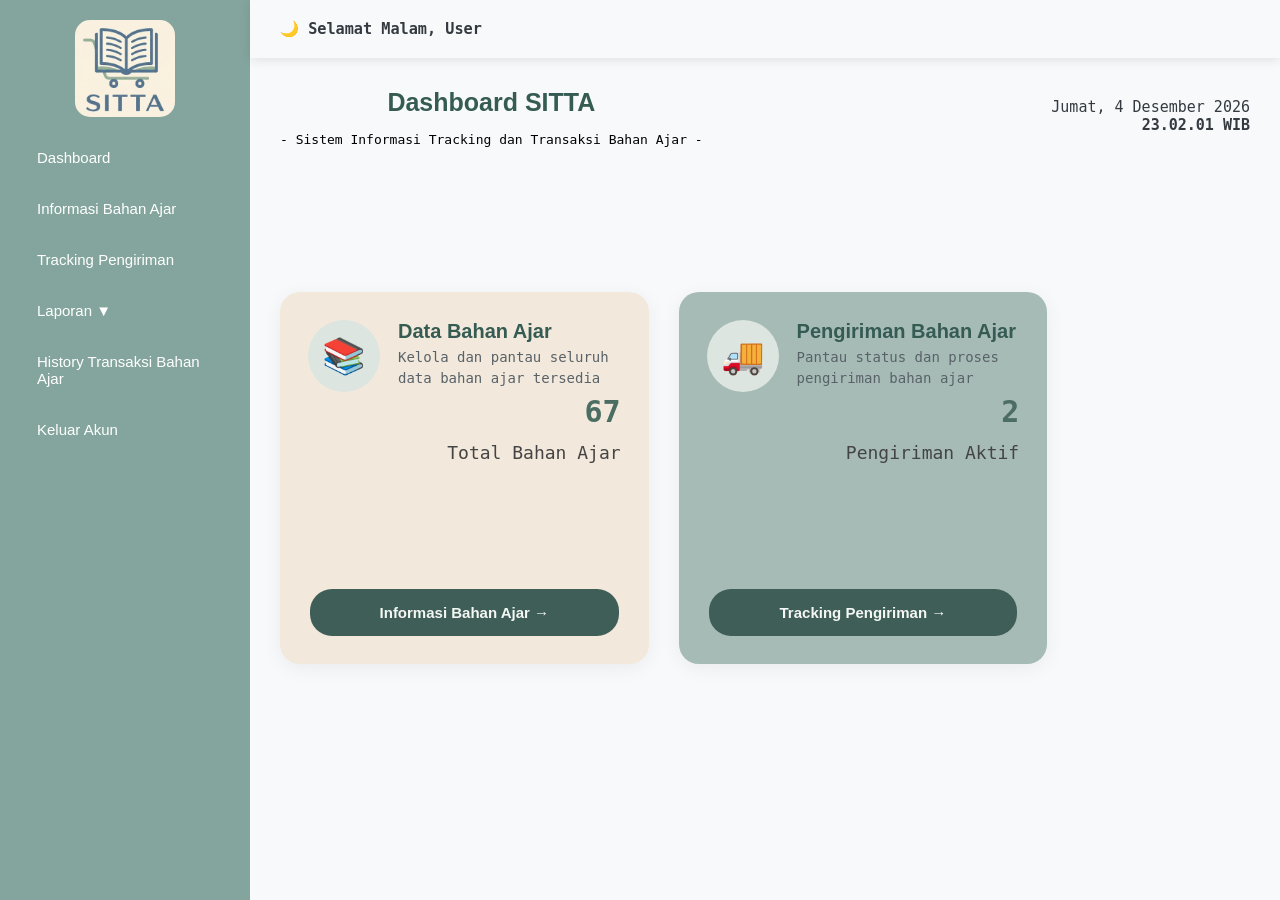
<file: dashboard.html>
<!doctype html>
<html lang="en">
  <head>
    <meta charset="UTF-8" />
    <meta name="viewport" content="width=device-width, initial-scale=1.0" />
    <title>Dashboard</title>
    <link rel="stylesheet" href="css/main.css" />
  </head>

  <body>
    <div class="sidebar">
      <img src="img/logo SITTA.png" class="logo" />

      <a href="dashboard.html">Dashboard</a>

      <a href="stok.html"> Informasi Bahan Ajar </a>

      <a href="tracking.html"> Tracking Pengiriman </a>

      <div class="menu-dropdown">
        <a href="#"> Laporan ▼ </a>

        <div class="dropdown">
          <a href="monitoring.html"> Monitoring Progress DO Bahan Ajar </a>

          <a href="rekapba.html"> Rekap Bahan Ajar </a>
        </div>
      </div>

      <a href="transaksi.html"> History Transaksi Bahan Ajar </a>
      <a href="#" onclick="logout()">Keluar Akun</a>
    </div>

    <div class="main">
      <div class="navbar">
        <h3 id="greeting" class="greeting" style="font-family: monospace"></h3>
      </div>
      <div class="content dashboard-page">
      <div class="dashboard-header">

        <div class="title-wrapper">
          <h6 class="title-section">Dashboard SITTA</h6>
          <span style="font-family: monospace;">
            - Sistem Informasi Tracking dan
            Transaksi Bahan Ajar -
          </span>
        </div>

        <div class="date-box">
          <span id="current-date">
          </span>
          <strong id="current-time">
          </strong>
        </div>

      </div>
      <div class="dashboard-cards">

        <div class="dashboard-card utama">

          <div class="card-top">

            <div class="icon-circle">
              📚
            </div>

            <div>
              <h3>
                Data Bahan Ajar
              </h3>

              <p>
                Kelola dan pantau seluruh
                data bahan ajar tersedia
              </p>
            </div>

          </div>

          <div class="card-body">

            <div>
              <h2 id="total-stok">
                0
              </h2>

              <span>
                Total Bahan Ajar
              </span>
            </div>

          </div>

          <button class="dashboard-btn" onclick="location.href='stok.html'">

            <strong class="tombol"> Informasi Bahan Ajar  → </strong>

          </button>

        </div>

        <div class="dashboard-card pengiriman">

          <div class="card-top">

            <div class="icon-circle">
              🚚
            </div>

            <div>
              <h3>
                Pengiriman Bahan Ajar
              </h3>

              <p>
                Pantau status dan proses
                pengiriman bahan ajar
              </p>
            </div>

          </div>

          <div class="card-body">

            <div>
              <h2 id="pengiriman-aktif">
                0
              </h2>

              <span>
                Pengiriman Aktif
              </span>
            </div>

          </div>

          <button class="dashboard-btn" onclick="location.href='tracking.html'">

            <strong class="tombol"> Tracking Pengiriman  →</strong>

          </button>

        </div>

      </div>

      <div class="content"></div>
    </div>
    <script src="js/dataBahanAjar.js"></script>
    <script src="js/script.js"></script>
  </body>
</html>
</file>
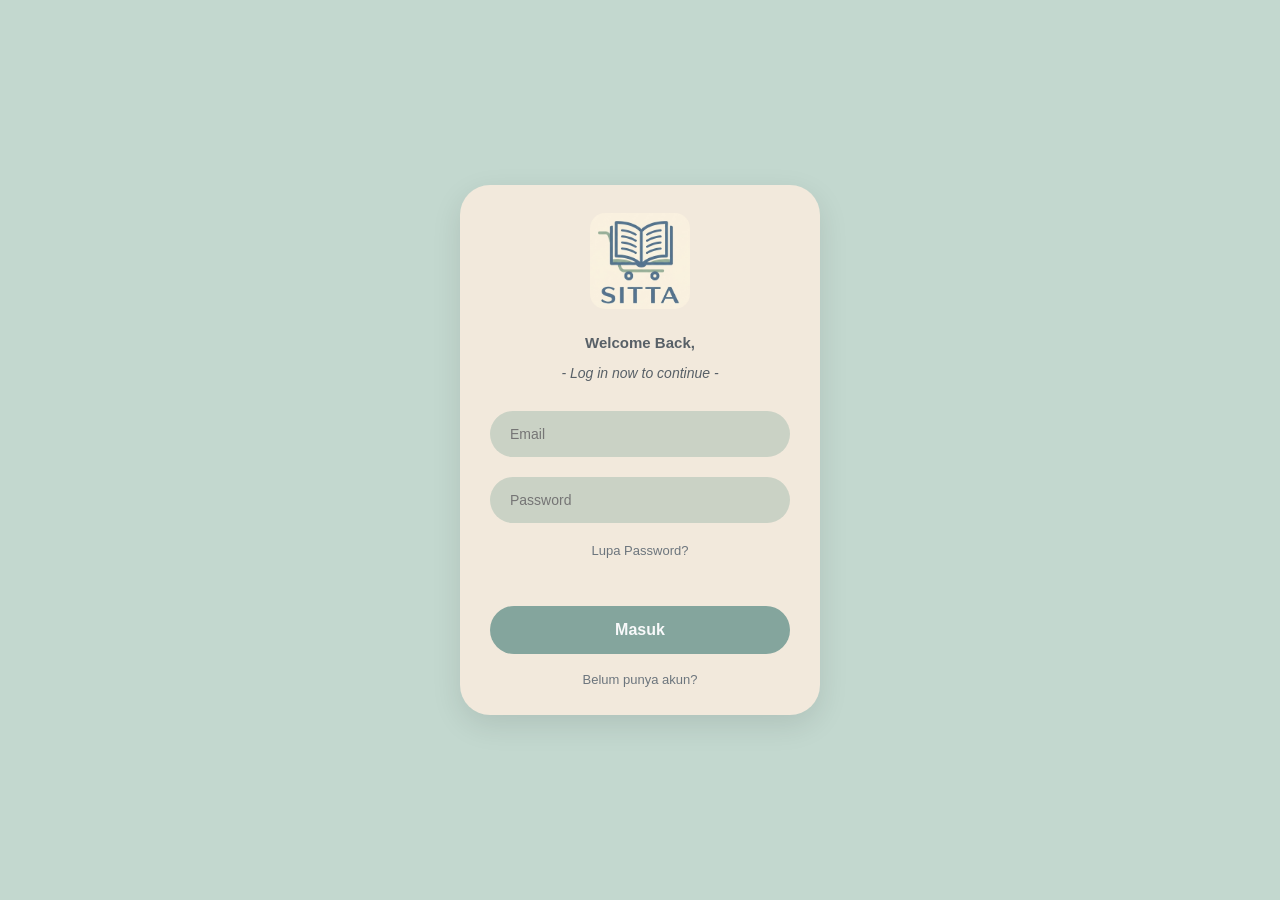
<file: login.html>
<!doctype html>
<html lang="en">
  <head>
    <meta charset="UTF-8" />
    <meta name="viewport" content="width=device-width, initial-scale=1.0" />
    <title>SITTA</title>
    <link rel="stylesheet" href="css/login.css" />
    <script src="js/data.js"></script>
  </head>
  <body>
    <form class="container">
      <img src="img/logo SITTA.png" class="logo" />
      <h4>Welcome Back,</h4>
      <p><i>- Log in now to continue -</i></p>
      <input type="text" id="email" class="input-box" placeholder="Email" />
      <br />
      <input
        type="password"
        id="password"
        class="input-box"
        placeholder="Password"
      />
      <br />
      <a href="#" onclick="openForgot()" class="links2">Lupa Password?</a><br />

      <button onclick="login()" type="button" class="btn">Masuk</button> <br />

      <a href="#" onclick="openRegister()" class="links">Belum punya akun?</a>
    </form>
    <div id="registerModal" class="modal">
      <div class="modal-register">
        <span class="close-btn" onclick="closeRegister()"> &times; </span>

        <img src="img/logo SITTA.png" class="logo" />

        <h3 class="judul">SITTA Management System</h3>
        <br />
        <p class="judul"><i>- Registrasi -</i></p>
        <br />

        <button
          onclick="tampilForm()"
          id="btndaftar"
          type="button"
          class="btn-forgot"
        >
          Daftar Sekarang
        </button>

        <div id="formRegister" style="display: none">
          <div class="cont">
            Nama:<br />
            <input
              type="text"
              placeholder="Masukkan Nama Lengkap"
              id="nama"
              class="input-box"
              required
            /><br />

            Alamat Email:<br />
            <input
              type="email"
              placeholder="Masukkan Email"
              id="emailRegister"
              class="input-box"
              required
            /><br />

            Username:<br />
            <input
              type="text"
              placeholder="Masukkan Username"
              id="username"
              class="input-box"
              required
            /><br />

            Password:<br />
            <input
              type="password"
              placeholder="Masukkan Password"
              id="passwordRegister"
              class="input-box"
              required
            /><br />

            Re-Password:<br />
            <input
              type="password"
              placeholder="Masukkan Password"
              id="repassword"
              class="input-box"
              required
            /><br />

            <button onclick="register()" class="btn">Daftar</button>
          </div>
        </div>
      </div>
    </div>

    <div id="forgotModal" class="modal">
      <div class="modal-forgot">
        <span class="close-btn" onclick="closeForgot()"> &times; </span>

        <img src="img/logo SITTA.png" class="logo" />
        <h3 class="judul">SITTA Management System</h3>
        <br />

        <p class="judul"><i>- Reset Password -</i></p>
        <br />

        <div class="cont2">
          <p>Masukan email Anda untuk reset password</p>

          Email:<br />
          <input
            type="email"
            id="forgotEmail"
            placeholder="Masukkan Email"
            class="input-box2"
          />
          <br />
          <p>
            Jika Anda lupa email yang terdaftar, silahkan mengirimkan email ke
            <a
              href="mailto:support@sitta.id?subject=Lupa%20Email%20SITTA"
              class="support-link"
            >
              support@sitta.id
            </a>
          </p>

          <button onclick="resetPassword()" type="button" class="btn-forgot">
            Kirim Link Reset
          </button>
        </div>
      </div>
    </div>
    <script src="js/script.js"></script>
  </body>
</html>
</file>
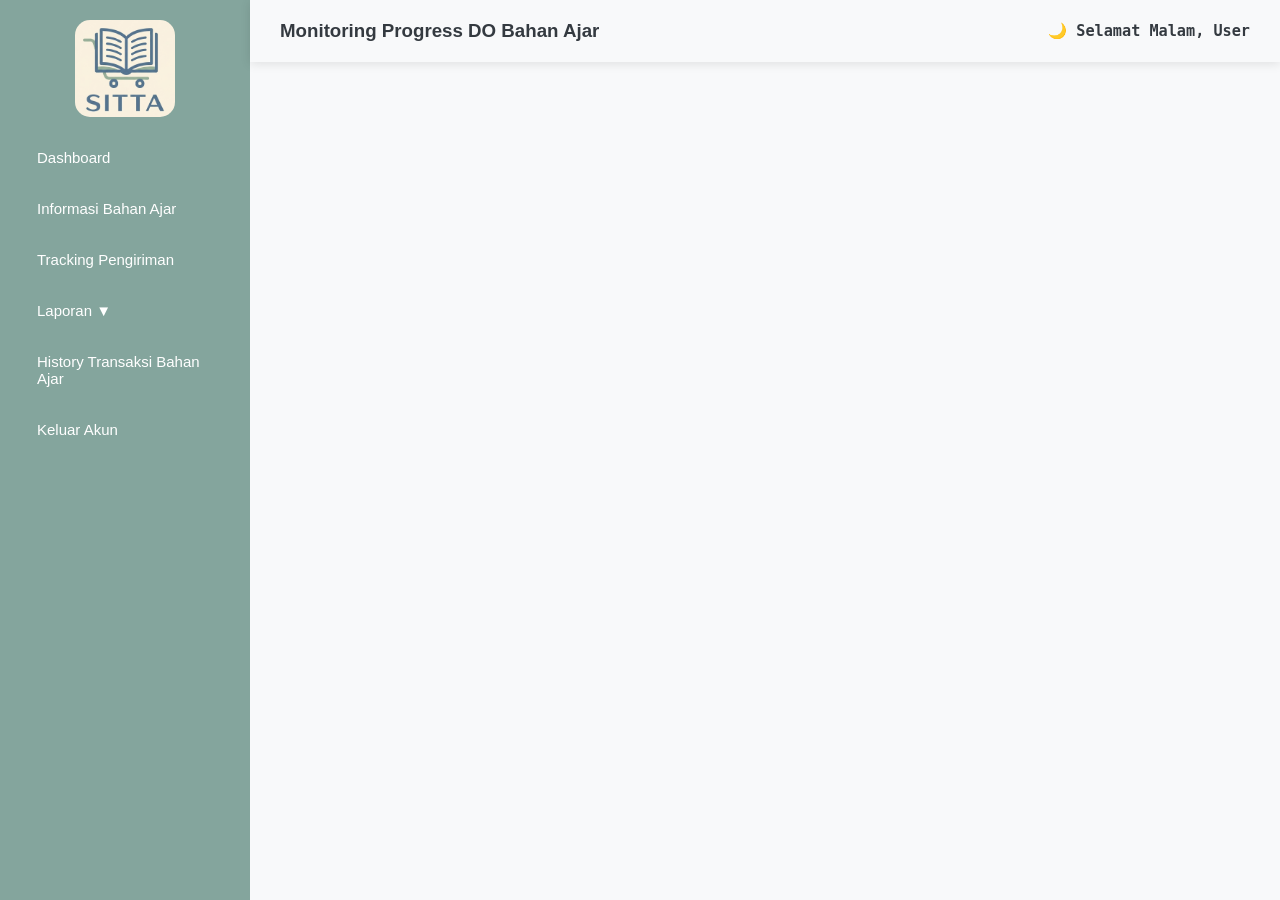
<file: monitoring.html>
<!doctype html>
<html lang="en">
  <head>
    <meta charset="UTF-8" />
    <meta name="viewport" content="width=device-width, initial-scale=1.0" />
    <title>Monitoring DO</title>
    <link rel="stylesheet" href="css/main.css" />
  </head>

  <body>
    <div class="sidebar">
      <img src="img/logo SITTA.png" class="logo" />

      <a href="dashboard.html">Dashboard</a>

      <a href="stok.html"> Informasi Bahan Ajar </a>

      <a href="tracking.html"> Tracking Pengiriman </a>

      <div class="menu-dropdown">
        <a href="#"> Laporan ▼ </a>

        <div class="dropdown">
          <a href="monitoring.html"> Monitoring Progress DO Bahan Ajar </a>

          <a href="rekapba.html"> Rekap Bahan Ajar </a>
        </div>
      </div>

      <a href="transaksi.html"> History Transaksi Bahan Ajar </a>
      <a href="#" onclick="logout()">Keluar Akun</a>
    </div>

    <div class="main">
      <div class="navbar">
        <h3>Monitoring Progress DO Bahan Ajar</h3>

        <h3 id="greeting" class="greeting" style="font-family: monospace"></h3>
      </div>

      <div class="content"></div>
    </div>
    <script src="js/script.js"></script>
  </body>
</html>
</file>
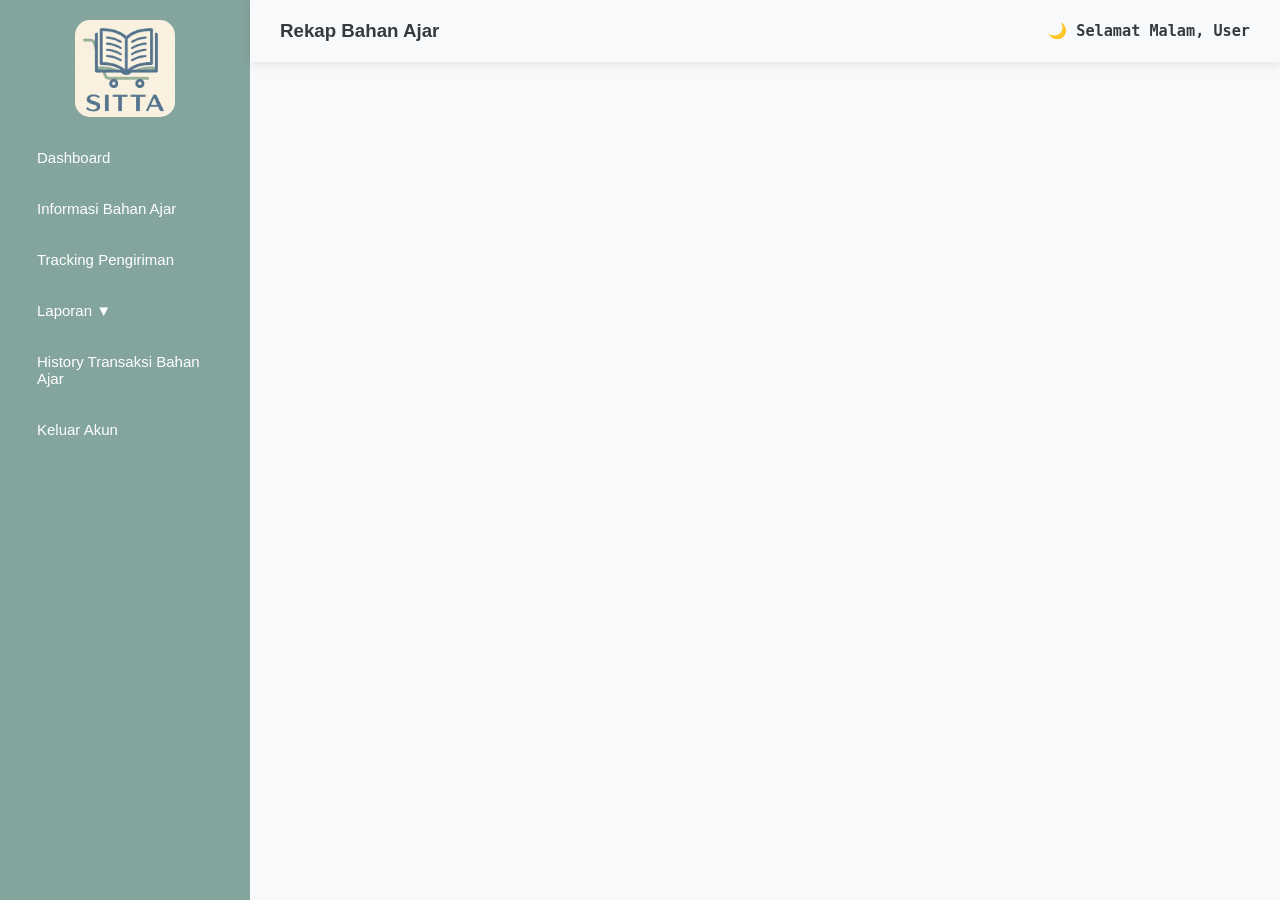
<file: rekapba.html>
<!doctype html>
<html lang="en">
  <head>
    <meta charset="UTF-8" />
    <meta name="viewport" content="width=device-width, initial-scale=1.0" />
    <title>Rekap Bahan Ajar</title>
    <link rel="stylesheet" href="css/main.css" />
  </head>

  <body>
    <div class="sidebar">
      <img src="img/logo SITTA.png" class="logo" />

      <a href="dashboard.html">Dashboard</a>

      <a href="stok.html"> Informasi Bahan Ajar </a>

      <a href="tracking.html"> Tracking Pengiriman </a>

      <div class="menu-dropdown">
        <a href="#"> Laporan ▼ </a>

        <div class="dropdown">
          <a href="monitoring.html"> Monitoring Progress DO Bahan Ajar </a>

          <a href="rekapba.html"> Rekap Bahan Ajar </a>
        </div>
      </div>

      <a href="transaksi.html"> History Transaksi Bahan Ajar </a>
      <a href="#" onclick="logout()">Keluar Akun</a>
    </div>

    <div class="main">
      <div class="navbar">
        <h3>Rekap Bahan Ajar</h3>

        <h3 id="greeting" class="greeting" style="font-family: monospace"></h3>
      </div>

      <div class="content"></div>
    </div>
    <script src="js/script.js"></script>
  </body>
</html>
</file>
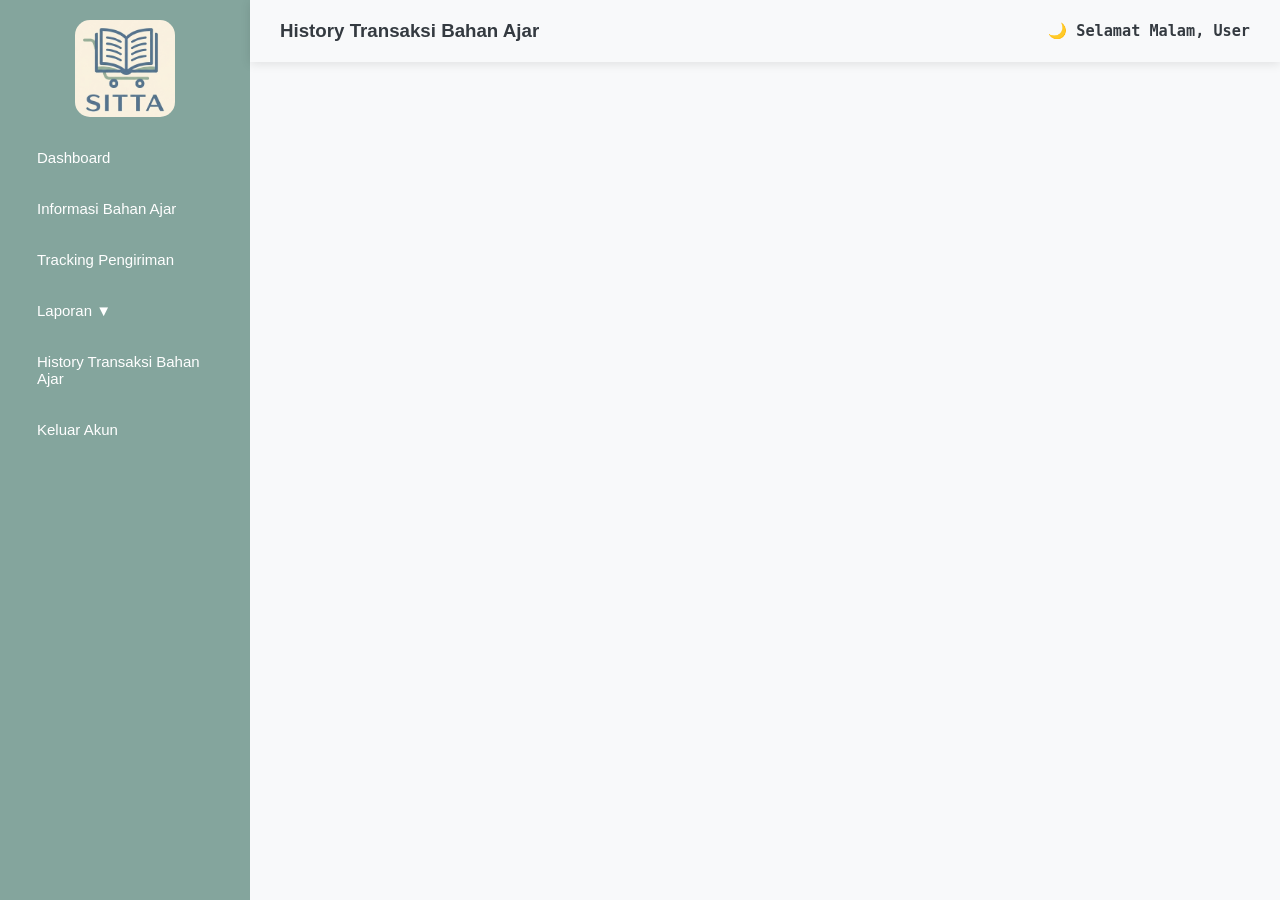
<file: transaksi.html>
<!doctype html>
<html lang="en">
  <head>
    <meta charset="UTF-8" />
    <meta name="viewport" content="width=device-width, initial-scale=1.0" />
    <title>History Transaksi</title>
    <link rel="stylesheet" href="css/main.css" />
  </head>

  <body>
    <div class="sidebar">
      <img src="img/logo SITTA.png" class="logo" />

      <a href="dashboard.html">Dashboard</a>

      <a href="stok.html"> Informasi Bahan Ajar </a>

      <a href="tracking.html"> Tracking Pengiriman </a>

      <div class="menu-dropdown">
        <a href="#"> Laporan ▼ </a>

        <div class="dropdown">
          <a href="monitoring.html"> Monitoring Progress DO Bahan Ajar </a>

          <a href="rekapba.html"> Rekap Bahan Ajar </a>
        </div>
      </div>

      <a href="transaksi.html"> History Transaksi Bahan Ajar </a>
      <a href="#" onclick="logout()">Keluar Akun</a>
    </div>

    <div class="main">
      <div class="navbar">
        <h3>History Transaksi Bahan Ajar</h3>

        <h3 id="greeting" class="greeting" style="font-family: monospace"></h3>
      </div>

      <div class="content"></div>
    </div>
    <script src="js/script.js"></script>
  </body>
</html>
</file>
<file: css/main.css>
/* dashboard.html */

* {
  margin: 0;
  padding: 0;
  box-sizing: border-box;
  transition: opacity 0.5s ease;
}

body {
  background-color: #f8f9fa;
  display: flex;
  font-family: sans-serif;
  min-height: 100vh;
  transition: opacity 0.5s ease;
}

.logo {
  width: 100px;
  border-radius: 15px;

  display: block;
  margin: 0 auto 20px;
}

.sidebar {
  width: 250px;
  background: #84a59d;
  color: #f8f9fa;
  padding: 20px 25px;
  font-family: sans-serif;
  font-size: 15px;
}

.sidebar a {
  display: block;
  color: white;
  text-decoration: none;

  padding: 12px;
  border-radius: 10px;

  margin-bottom: 10px;

  transition: 0.3s;
}

.sidebar a:hover {
  background: #6d8b84;
  transform: translateX(5px);
}

.main {
  flex: 1;
  display: flex;
  flex-direction: column;
}

.main h3 {
  color: #343a40;
}

.navbar {
  padding: 20px 30px;
  background: #f8f9fa;

  display: flex;
  justify-content: space-between;
  align-items: center;

  box-shadow: 0 2px 10px rgba(0, 0, 0, 0.1);
}

.content {
  flex: 1;
  padding: 10px;
}

.dropdown {
  display: none;
  margin-left: 15px;
}

.menu-dropdown:hover .dropdown {
  display: block;
}

.dropdown a {
  display: block;
  font-size: 14px;
}

.content {
  display: flex;
  flex-wrap: wrap;
  gap: 20px;

  padding: 30px;
}

.greeting {
  color: #343a40;
}

.title-section {
  font-size: 25px;
  color: #355b53;
  margin-bottom: 15px;
}

.title-section span {
  font-size: 15px;
  color: #343a40;
}

.title-wrapper {
  display: flex;
  flex-direction: column;
  align-items: flex-start;
  justify-content: space-between;
}

.date-box {
  text-align: right;
  margin-top: 2px;
  font-family: monospace;
  margin-top: 0px;
}

.date-box span {
  display: block;
  font-size: 15px;
  color: #343a40;
  margin-top: 10px;
}

.date-box strong {
  font-size: 15px;
  color: #343a40;
}

.dashboard-cards {
  display: flex;
  gap: 30px;
  margin-top: 3px;
  margin-bottom: 4px;
}

.dashboard-card {
  background: #f2e9dc;
  border-radius: 20px;
  padding: 28px;
  min-height: 250px;
  width: 38%;
  margin-top: 0px;

  position: relative;
  overflow: hidden;

  box-shadow: 0 4px 20px rgba(0, 0, 0, 0.06);
}

.dashboard-card.pengiriman {
  background: #a6bbb6;
}

.card-top {
  display: flex;
  align-items: flex-start;
  gap: 18px;
}

.icon-circle {
  width: 72px;
  height: 72px;

  border-radius: 50%;
  background: #dce5df;

  display: flex;
  justify-content: center;
  align-items: center;

  flex-shrink: 0;
  font-size: 35px;
}

.card-top h3 {
  font-size: 20px;
  color: #355b53;
  margin-bottom: 4px;
}

.card-top p {
  color: #596268;
  line-height: 1.5;
  font-size: 14px;
  font-family: monospace;
}

.card-body {
  margin-top: 5px;
  text-align: right;
  font-family: monospace;
}

.card-body h2 {
  font-size: 30px;
  line-height: 1;
  color: #4b6d62;
  margin-bottom: 15px;
}

.card-body span {
  font-size: 18px;
  color: #444;
}

.dashboard-btn {
  position: absolute;

  left: 30px;
  right: 30px;
  bottom: 28px;

  border: none;
  border-radius: 22px;

  background: #3e5e57;

  padding: 15px;
  font-size: 15px;

  cursor: pointer;
  transition: 0.3s ease;
}

.tombol {
  color: #f4f7f4;
}

.dashboard-btn:hover {
  background: #415752;
}

.dashboard-header {
  display: flex;
  justify-content: space-between;
  align-items: flex-start;

  width: 100%;
}

/* tracking.html */

.tracking-form {
  background: #f2e9dc;
  padding: 30px;
  border-radius: 25px;
  width: 100%;
}

.form-title {
  color: #355b53;
  margin-bottom: 25px;
}

.form-grid {
  display: grid;
  grid-template-columns: 1fr 1fr;
  gap: 20px;
}

.form-group {
  display: flex;
  flex-direction: column;
}

.form-group label {
  margin-bottom: 8px;
  font-weight: bold;
  color: #355b53;
}

.form-group input,
.form-group select {
  padding: 14px;
  border-radius: 15px;
  border: none;
  background: #cad2c5;
}

.detail-paket {
  margin-top: 25px;
  background: #dbe7e4;
  padding: 20px;
  border-radius: 18px;
}

.btn-tambah-do {
  margin-top: 25px;
  width: 100%;
  border: none;
  padding: 18px;
  border-radius: 18px;
  background: #84a59d;
  color: #f5f5f5;
  font-size: 16px;
  cursor: pointer;
}

/* tracking.html */

.btn-add {
  background: #8ea9a0;
  color: #f4f7f4;
  border: none;
  padding: 13px 20px;
  border-radius: 10px;
  font-size: 14px;
  font-weight: bold;
  cursor: pointer;
}

.content2 {
  padding: 30px;
}

.title-wrapper2 {
  display: flex;
  justify-content: space-between;
  align-items: center;
}

.title-section2 {
  font-size: 20px;
  color: #355b53;
}

.tracking-list {
  width: 100%;
  margin-top: 25px;
}

.table-container {
  background: #fffdf8;
  border-radius: 20px;
  overflow: hidden;
  box-shadow: 0 8px 25px rgba(0, 0, 0, 0.08);
  border-color: #343a40;
}

.tracking-table {
  width: 100%;
  border-collapse: collapse;
}

.tracking-table thead {
  background: #88a79d;
  color: #f4f7f4;
}

.tracking-table th {
  padding: 15px;
  text-align: center;
  font-size: 14px;
  font-weight: 550;
}

.tracking-table td {
  padding: 14px;
  border-bottom: 1px solid #ececec;
  color: #343a40;
  vertical-align: middle;
  font-size: 14px;
}

.tracking-table tbody tr {
  transition: 0.3s;
}

.tracking-table tbody tr:hover {
  background: #edf3ef;
}

.do-kode {
  color: #355b53;
}

.harga {
  color: #2d6a4f;
}

.badge {
  padding: 10px 14px;
  border-radius: 12px;

  font-size: 13px;
  font-weight: bold;

  display: flex;
}

.aman {
  background: #d8f3dc;
  color: #2d6a4f;
  text-align: center;
}

.warning {
  background: #dce9ff;
  color: #2d5da8;
  text-align: center;
}

.danger {
  background: #ffe8cc;
  color: #e67700;
  text-align: center;
}

.title-wrapper {
  display: flex;
  justify-content: space-between;
  align-items: center;
}

.btn-add {
  background: #8ea9a0;
  color: #f4f7f4;
  border: none;
  padding: 13px 20px;
  border-radius: 10px;
  font-size: 14px;
  font-weight: bold;
  cursor: pointer;
}

.modal-overlay {
  position: fixed;
  left: 250px;
  top: 0;
  right: 0;
  bottom: 0;
  background: rgba(0, 0, 0, 0.35);
  display: flex;
  justify-content: center;
  align-items: center;
  overflow: hidden;
  z-index: 999;
}

.modal-content {
  width: 600px;
  background: #f4f7f4;
  border-radius: 20px;
  padding: 30px;
}

.modal-header {
  display: flex;
  justify-content: space-between;
  margin-bottom: 25px;
}

.close-btn {
  border: none;
  background: none;
  font-size: 20px;
  cursor: pointer;
}

.form-grid {
  display: grid;
  grid-template-columns: 1fr 1fr;
  gap: 18px;
  color: #343a40;
}

.form-grid input,
.form-grid select,
.form-grid textarea {
  padding: 14px;
  border-radius: 12px;
  border: 1px solid #d6d6d6;
  font-size: 13px;
  font-family: inherit;
  color: #343a40;
}

.form-grid textarea {
  grid-column: span 2;
  min-height: 100px;
  color: #343a40;
}

.btn-save-data {
  margin-top: 25px;
  width: 100%;
  border: none;
  padding: 16px;
  border-radius: 15px;
  background: #8ea9a0;
  color: #f4f7f4;
  font-size: 15px;
  font-weight: bold;
  cursor: pointer;
}
</file>
<file: css/login.css>
body {
  margin: 0;
  min-height: 100vh;

  display: flex;
  justify-content: center;
  align-items: center;

  background: #c3d8cf;
  font-family: sans-serif;
}

.container {
  width: 300px;
  background: #f2e9dc;

  padding: 28px 30px;

  border-radius: 30px;

  text-align: center;

  box-shadow: 0 10px 30px rgba(0, 0, 0, 0.1);
}

.logo {
  width: 100px;
  border-radius: 15px;
  margin-bottom: 1px;
}

h4 {
  color: #586067;
  font-size: 15px;
  margin-bottom: 1px;
}

.container p {
  color: #586067;
  margin-bottom: 20px;
  font-size: 14px;
}

.input-box {
  width: 100%;
  padding: 15px 20px;
  margin: 10px 0;

  border: none;
  border-radius: 30px;

  background: #cad2c5;
  color: #586067;

  outline: none;
  font-size: 14px;

  box-sizing: border-box;
}

.input-box2 {
  width: 100%;
  padding: 16px 20px;
  margin: 10px 0;

  border: none;
  border-radius: 30px;

  background: #cad2c5;
  color: #586067;
  outline: none;

  font-size: 14px;

  box-sizing: border-box;
}

.btn {
  width: 100%;
  padding: 15px;

  margin-top: 10px;

  border: none;
  border-radius: 30px;

  background: #84a59d;
  color: #f8f9fa;

  font-size: 16px;
  font-weight: 600;

  cursor: pointer;

  transition: 0.3s;
}

.btn:hover {
  background: #6d8b84;
}

.links,
.links2 {
  font-size: 13px;
  color: #6c757d;
  text-decoration: none;
}

.links2 {
  display: block;
  margin: 10px 0 20px;
}

.links {
  display: block;
  margin-top: 18px;
}

.links:hover,
.links2:hover {
  text-decoration: underline;
}

.modal {
  display: none;

  position: fixed;
  inset: 0;

  background: rgba(0, 0, 0, 0.5);

  justify-content: center;
  align-items: center;

  z-index: 999;
}

.modal-forgot {
  position: relative;
  width: 300px;

  background: #c3d8cf;

  border-radius: 30px;

  padding: 28px 30px;

  text-align: center;

  box-shadow: 0 10px 30px rgba(0, 0, 0, 0.1);
}

.modal-register {
  position: relative;
  width: 400px;

  background: #c3d8cf;

  border-radius: 30px;

  padding: 28px 30px;

  max-height: 90vh;

  overflow-y: auto;

  text-align: center;
}

.close-btn {
  position: absolute;

  top: 20px;
  right: 25px;

  font-size: 40px;
  font-weight: bold;
  cursor: pointer;

  color: #586067;

  line-height: 1;
  transition: 0.2s;
}

.close-btn:hover {
  color: #84a59d;
  transform: scale(1.1);
}

.cont {
  width: 330px;
  background: #f2e9dc;

  padding: 28px 30px;

  border-radius: 30px;

  text-align: left;

  box-shadow: 0 10px 30px rgba(0, 0, 0, 0.1);
  font-size: 14px;
  color: #586067;
}

.cont2 {
  width: 270px;
  padding: 15px;
  margin: 8px 0;

  background: #f2e9dc;

  outline: none;
  border: none;
  border-radius: 30px;

  font-size: 14px;
  color: #586067;

  text-align: left;
}

.judul {
  color: #586067;
  margin: 5px;
  font-size: 15px;
  margin-bottom: 1px;
}

.btn-forgot {
  width: 270px;
  padding: 15px;
  margin-top: 8px 0;

  border: none;
  border-radius: 30px;

  background: #cdd2c5;
  color: white;

  font-size: 14px;
  cursor: pointer;
}

.btn-forgot:hover {
  background: #84a59d;
}

.support-link {
  color: #586067;
  font-weight: 600;
  text-decoration: none;
}

.support-link:hover {
  text-decoration: underline;
}
</file>
